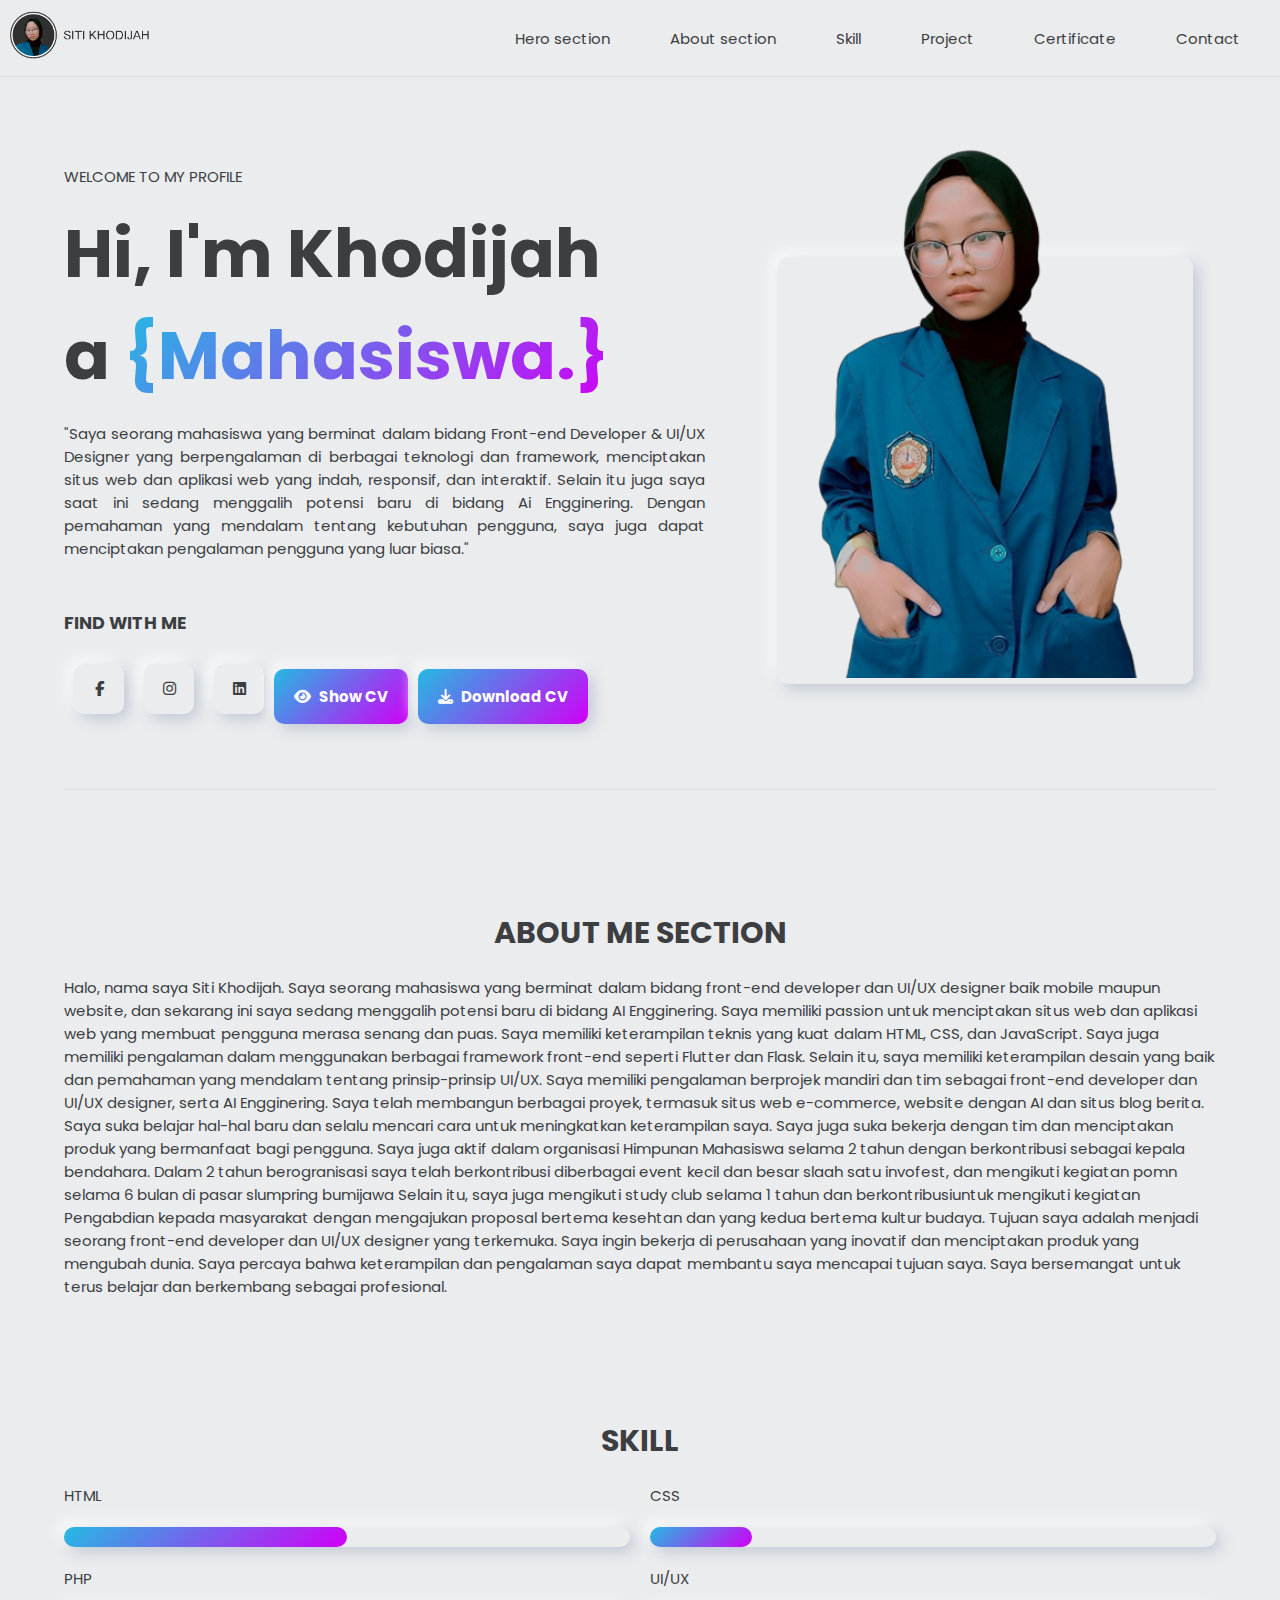
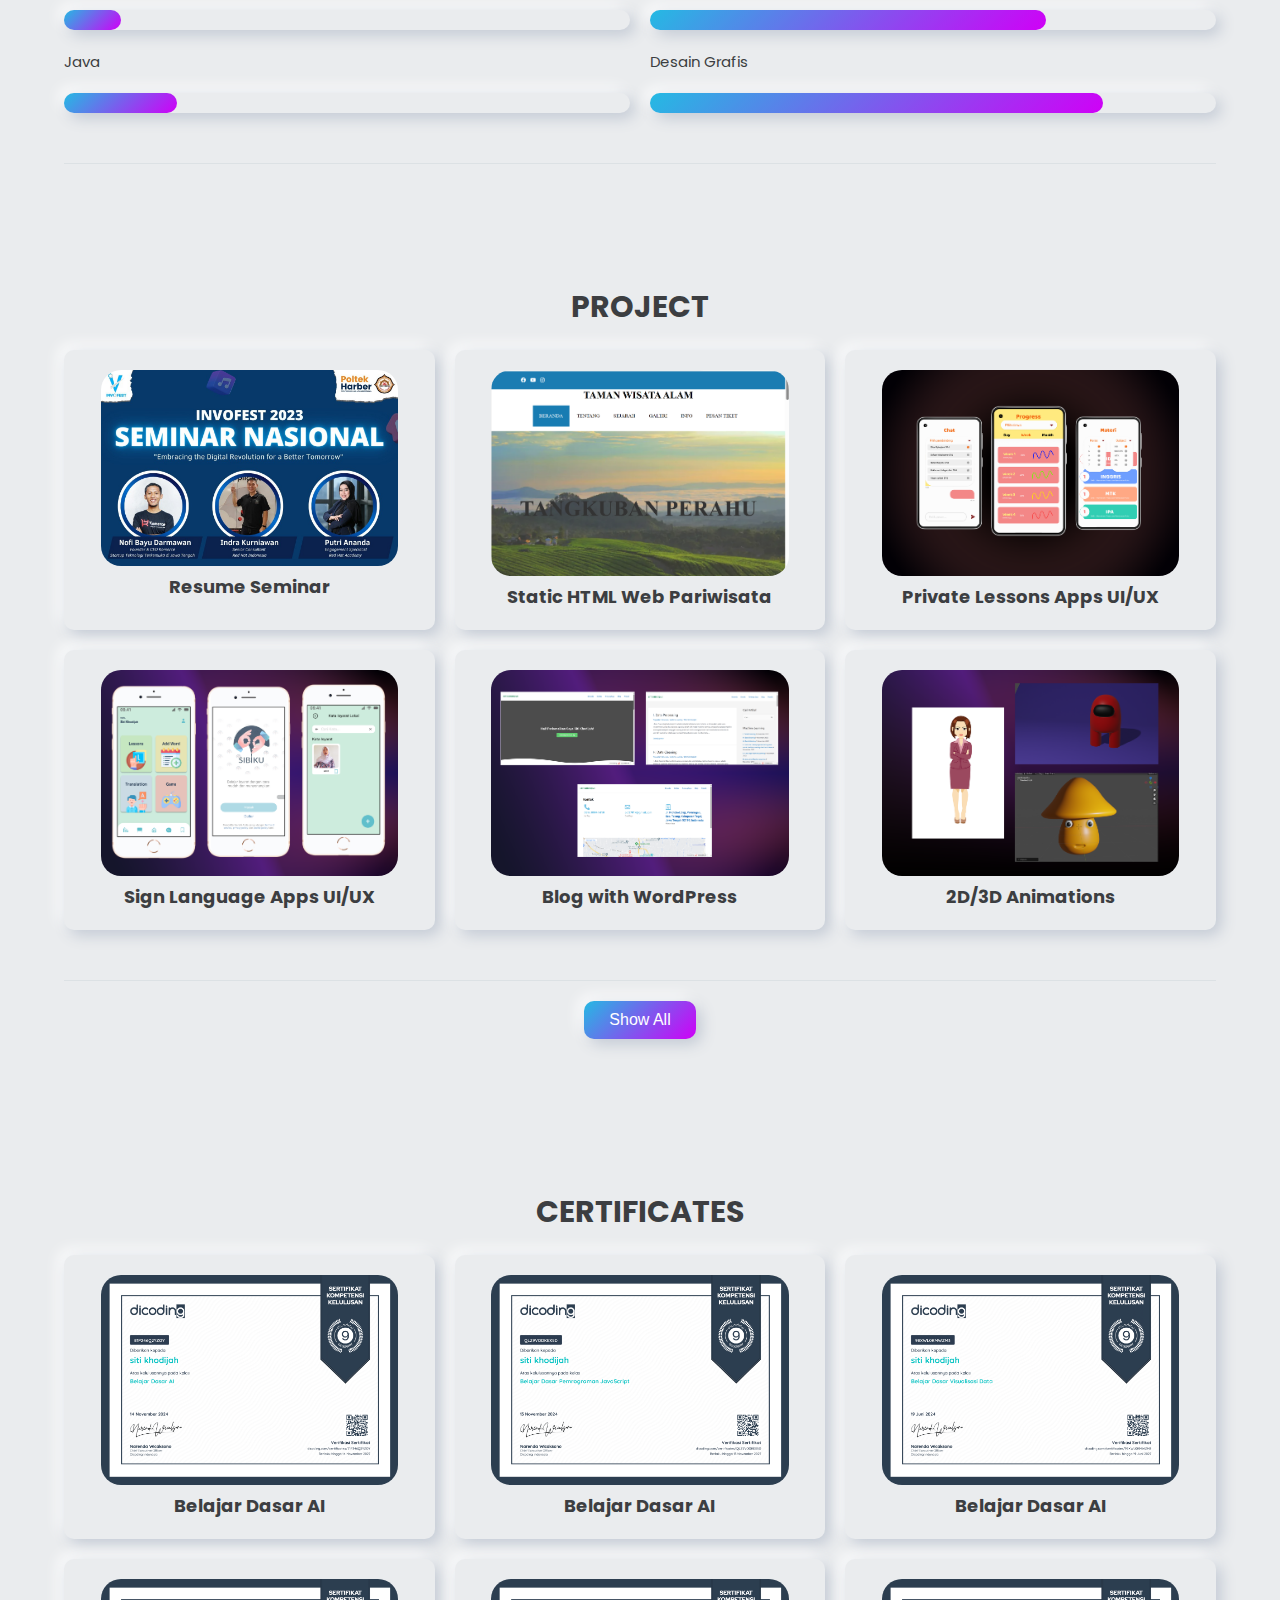
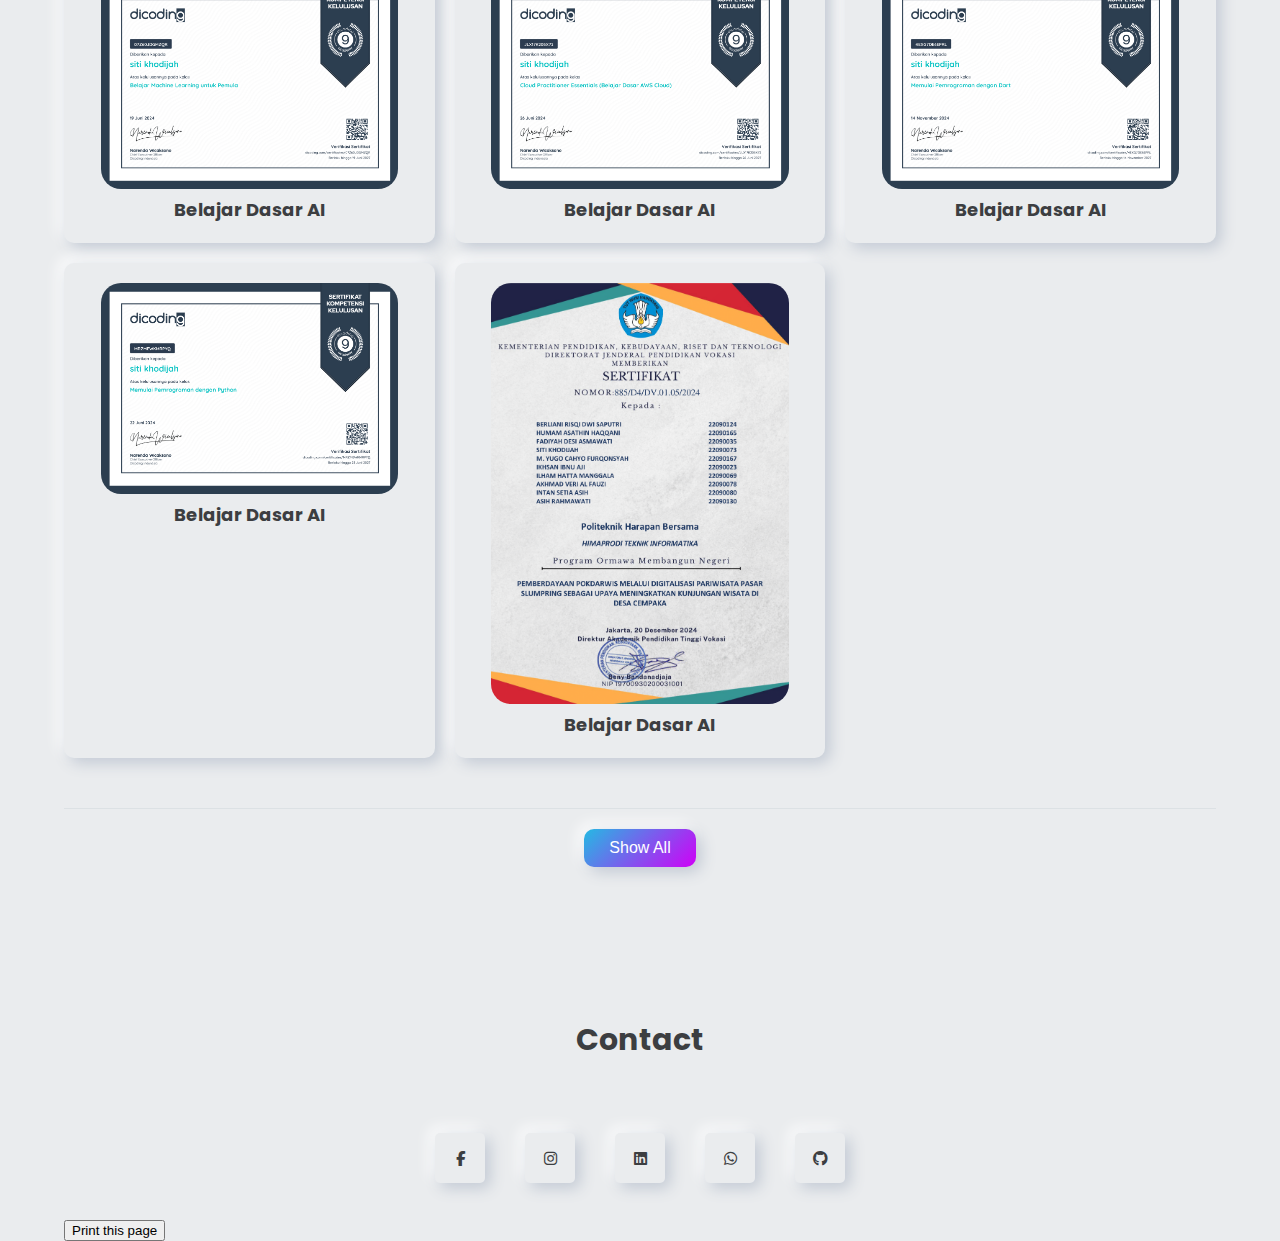
<file: index.html>
<!DOCTYPE html>
<html lang="en">
<head>
    <meta charset="UTF-8">
    <meta http-equiv="X-UA-Compatible" content="IE=edge">
    <meta name="viewport" content="width=device-width, initial-scale=1.0">
    <title>personal web</title>
    <link rel="stylesheet" href="style.css">
    <link rel="stylesheet" href="https://cdnjs.cloudflare.com/ajax/libs/font-awesome/6.3.0/css/all.min.css">
</head>
<body>

    <header>
        <div class="logo">
          <img src="L.png" />
        </div>
        <div class="navDiv">
          <span class="openNavbar">
            <i class="fa-solid fa-bars"></i>
          </span>
        </div>
        <ul class="nav active">
          <span class="closeNavbar">
            <i class="fa-solid fa-xmark"></i>
          </span>
          <li><a href="#home">Hero section</a></li>
          <li><a href="#about section">About section</a></li>
          <li><a href="#skill">Skill</a></li>
          <li><a href="#project">Project</a></li>
          <li><a href="#certificate">Certificate</a></li>
          <li><a href="#contact">Contact</a></li>
        </ul>
      </header>
    

    <div class="container">
        <div class="banner" id="home">
            <div class="content">
                <p>WELCOME TO MY PROFILE</p>
                <h1>
                    Hi, I'm Khodijah  <br/>
                    a <div class="gradientText">
                        <div class="job" data-job1="{Mahasiswa.}" data-job2="{inovatif.}"></div>
                    </div>
                </h1>
                <p>
                    "Saya seorang mahasiswa yang berminat dalam bidang Front-end Developer & UI/UX Designer yang berpengalaman di berbagai teknologi dan framework, 
                    menciptakan situs web dan aplikasi web yang indah, responsif, dan interaktif. Selain itu juga saya saat ini sedang menggalih potensi baru di bidang Ai Engginering.
                    Dengan pemahaman yang mendalam tentang kebutuhan pengguna, saya juga dapat menciptakan pengalaman pengguna yang luar biasa."
                </p>
                <div class="find">
                    <h3>FIND WITH ME</h3>
                    <ul>
                        <li><a href="https://www.facebook.com/profile.php?id=100029217166516&mibextid=2JQ9oc"><i class="fa-brands fa-facebook-f"></i></a></li>
                        <li><a href="https://instagram.com/cc_ffft?igshid=NTc4MTIwNjQ2YQ=="><i class="fa-brands fa-instagram"></i></a></li>
                        <li><a href="https://www.linkedin.com/in/siti-khodijah-9356b5255?utm_source=share&utm_campaign=share_via&utm_content=profile&utm_medium=android_app"><i class="fa-brands fa-linkedin"></i></a></li>
                        <div class="cv-buttons">
                            <a href="CV.pdf" target="_blank" class="btn-cv show"><i class="fa-solid fa-eye"></i> Show CV</a>
                            <a href="CV.pdf" download class="btn-cv download"><i class="fa-solid fa-download"></i> Download CV</a>
                        </div>
                    </ul>
                </div>
            </div>
            <div class="avatar">
                <img src="home.png" style="height: 960;" alt="" >
            </div>
        </div>
        <div id="about section">
            <h1 class="title">ABOUT ME SECTION</h1>
                <p>
                    Halo, nama saya Siti Khodijah. Saya seorang mahasiswa yang berminat dalam bidang front-end developer dan UI/UX designer baik mobile maupun website, dan sekarang ini saya sedang menggalih potensi baru di bidang AI Engginering.
                    Saya memiliki passion untuk menciptakan situs web dan aplikasi web yang membuat pengguna merasa senang dan puas.
                    Saya memiliki keterampilan teknis yang kuat dalam HTML, CSS, dan JavaScript. 
                    Saya juga memiliki pengalaman dalam menggunakan berbagai framework front-end seperti Flutter dan Flask. 
                    Selain itu, saya memiliki keterampilan desain yang baik dan pemahaman yang mendalam tentang prinsip-prinsip UI/UX.
                    Saya memiliki pengalaman berprojek mandiri dan tim sebagai front-end developer dan UI/UX designer, serta AI Engginering. 
                    Saya telah membangun berbagai proyek, termasuk situs web e-commerce, website dengan AI dan situs blog berita.
                    Saya suka belajar hal-hal baru dan selalu mencari cara untuk meningkatkan keterampilan saya. 
                    Saya juga suka bekerja dengan tim dan menciptakan produk yang bermanfaat bagi pengguna.
                    Saya juga aktif dalam organisasi Himpunan Mahasiswa selama 2 tahun dengan berkontribusi sebagai kepala bendahara.
                    Dalam 2 tahun berogranisasi saya telah berkontribusi diberbagai event kecil dan besar slaah satu invofest, dan mengikuti kegiatan pomn selama 6 bulan di pasar slumpring bumijawa
                    Selain itu, saya juga mengikuti study club selama 1 tahun dan berkontribusiuntuk mengikuti kegiatan Pengabdian kepada masyarakat dengan mengajukan proposal bertema kesehtan dan yang kedua bertema kultur budaya.
                    Tujuan saya adalah menjadi seorang front-end developer dan UI/UX designer yang terkemuka. Saya ingin bekerja di perusahaan yang inovatif dan menciptakan produk yang mengubah dunia.
                    Saya percaya bahwa keterampilan dan pengalaman saya dapat membantu saya mencapai tujuan saya. Saya bersemangat untuk terus belajar dan berkembang sebagai profesional.
                </p>

       <div id="skill">
        <h1 class="title">SKILL</h1>
        <div class="listSkill">
            <div class="item">
                <div class="name">HTML</div>
                <div class="evaluate" style="--point:50%"></div>
            </div>
            <div class="item">
                <div class="name">CSS</div>
                <div class="evaluate" style="--point:18%"></div>
            </div>
            <div class="item">
                <div class="name">PHP</div>
                <div class="evaluate" style="--point:10%"></div>
            </div>
            <div class="item">
                <div class="name">UI/UX</div>
                <div class="evaluate" style="--point:70%"></div>
            </div>
            <div class="item">
                <div class="name">Java</div>
                <div class="evaluate" style="--point:20%"></div>
            </div>
            <div class="item">
                <div class="name">Desain Grafis</div>
                <div class="evaluate" style="--point:80%"></div>
            </div>
        </div>
       </div>
       <!-- Tambahkan setelah listProject di Project Section -->
<div id="project">
  <h1 class="title">PROJECT</h1>
  <div class="listProject" id="projectList">
    <div class="item"><img src="seminar.jpeg" alt=""><div class="name"><a href="resume.html" target="_blank">Resume Seminar</a></div></div>
    <div class="item"><img src="1 (2).png" alt=""><div class="name"><a href="https://github.com/Sitikhodijahhh/UTS-WEB-PARIWISATA" target="_blank">Static HTML Web Pariwisata</a></div></div>
    <div class="item"><img src="web1.png" alt=""><div class="name"><a href="https://www.figma.com/file/BYUDTmyxwgTh2mo3wbUMGE/Untitled" target="_blank">Private Lessons Apps UI/UX</a></div></div>
    <div class="item"><img src="web2.png" alt=""><div class="name"><a href="https://www.figma.com/file/AVBH5Z9zmnebvaefPFw7co/UTS-IMK" target="_blank">Sign Language Apps UI/UX</a></div></div>
    <div class="item"><img src="web3.png" alt=""><div class="name"><a href="https://sitikhodijah-ti-poltektegal.000webhostapp.com/tentang-saya/" target="_blank">Blog with WordPress</a></div></div>
    <div class="item"><img src="web4.png" alt=""><div class="name"><a href="https://github.com/Sitikhodijahhh/BLENDER" target="_blank">2D/3D Animations</a></div></div>
    <!-- Hidden items -->
    <div class="item hidden-item"><img src="JagaJantung.png" alt=""><div class="name"><a href="https://drive.google.com/drive/folders/1dWkFir2QcqDwE3dRxmqkQxNgxtiL3ODJ?usp=drive_link" target="_blank">Project Jaga Jantung with AI Recep</a></div></div>
    <div class="item hidden-item"><img src="pkm.png" alt=""><div class="name"><a href="https://www.figma.com/design/aQqY5mjLc4leQUYK06RwGT/SPEKULT?m=auto&t=mtEvcVZyBFHNnN9z-1" target="_blank">Project PKM spikult(story culture)</a></div></div>
    <div class="item hidden-item"><img src="AI SchoolSafe.png" alt=""><div class="name"><a href="https://drive.google.com/drive/folders/17LFzXeR4UOZePjJig2PvsL3Cb14Vis15" target="_blank">Project Capst AI SchoolSafe</a></div></div>
  </div>
  <div class="btn-wrapper">
    <button class="show-more-btn" onclick="showMore('projectList', this)">Show All</button>
  </div>
</div>

<!-- Tambahkan Certificate Section baru -->
<div id="certificate">
  <h1 class="title">CERTIFICATES</h1>
  <div class="listProject" id="certificateList">
    <div class="item">
        <a href="sertifikat_Belajar Dasar AI.pdf" target="_blank">
            <img src="sertifikat_Belajar Dasar AI-1.png" alt="Preview PDF">
            <div class="name">Belajar Dasar AI</div>
        </a>
        </div>
    <div class="item">
        <a href="sertifikat_Belajar Dasar AI.pdf" target="_blank">
            <img src="sertifikat_Belajar Dasar Pemrograman JavaScript-1.png" alt="Preview PDF">
            <div class="name">Belajar Dasar AI</div>
        </a>
        </div>
    <div class="item">
        <a href="sertifikat_Belajar Dasar AI.pdf" target="_blank">
            <img src="sertifikat_Belajar Dasar Visualisasi Data-1.png" alt="Preview PDF">
            <div class="name">Belajar Dasar AI</div>
        </a>
        </div>
    <div class="item">
        <a href="sertifikat_Belajar Dasar AI.pdf" target="_blank">
            <img src="sertifikat_Belajar Machine Learning untuk Pemulapdf-1.png" alt="Preview PDF">
            <div class="name">Belajar Dasar AI</div>
        </a>
        </div> 
    <div class="item">
        <a href="sertifikat_Belajar Dasar AI.pdf" target="_blank">
            <img src="sertifikat_Cloud Practitioner Essentials (Belajar Dasar AWS Cloud)-1.png" alt="Preview PDF">
            <div class="name">Belajar Dasar AI</div>
        </a>
        </div> 
    <div class="item">
        <a href="sertifikat_Belajar Dasar AI.pdf" target="_blank">
            <img src="sertifikat_Memulai Pemrograman dengan Dart-1.png" alt="Preview PDF">
            <div class="name">Belajar Dasar AI</div>
        </a>
        </div>    
    <div class="item">
        <a href="sertifikat_Belajar Dasar AI.pdf" target="_blank">
            <img src="sertifikat_Memulai Pemrograman dengan Python-1.png" alt="Preview PDF">
            <div class="name">Belajar Dasar AI</div>
        </a>
        </div>
    <div class="item">
        <a href="sertifikat_Belajar Dasar AI.pdf" target="_blank">
            <img src="pomn-1.png" alt="Preview PDF">
            <div class="name">Belajar Dasar AI</div>
        </a>
        </div> 
    <div class="item hidden-item"><img src="AI Basic Overview of AI (CRA Training Program).png" alt="Certificate 8"><div class="name">Back-End Fundamentals</div></div>
    <div class="item hidden-item"><img src="AI Basics Overview of AI.png" alt="Certificate 8"><div class="name">Back-End Fundamentals</div></div>
    <div class="item hidden-item"><img src="Artificial Intelligence Technology and Application.png" alt="Certificate 8"><div class="name">Back-End Fundamentals</div></div>
    <div class="item hidden-item"><img src="Computer Network Course.png" alt="Certificate 8"><div class="name">Back-End Fundamentals</div></div>
    <div class="item hidden-item"><img src="Computer Networks(CRA Training Program).png" alt="Certificate 8"><div class="name">Back-End Fundamentals</div></div>
    <div class="item hidden-item"><img src="HCIA-Datacom V1.0 Course.png" alt="Certificate 8"><div class="name">Back-End Fundamentals</div></div>
    <div class="item hidden-item"><img src="Python Programming Basic.png" alt="Certificate 8"><div class="name">Back-End Fundamentals</div></div>
    
  </div>
  <div class="btn-wrapper">
    <button class="show-more-btn" onclick="showMore('certificateList', this)">Show All</button>
  </div>
</div>

       <div id="contact">
        <h1 class="title">Contact</h1>
        <ul class="contact">
            <li><a href="https://www.facebook.com/profile.php?id=100029217166516&mibextid=2JQ9oc"><i class="fa-brands fa-facebook-f"></i></a></li>
            <li><a href="https://instagram.com/cc_ffft?igshid=NTc4MTIwNjQ2YQ=="><i class="fa-brands fa-instagram"></i></a></li>
            <li><a href="https://www.linkedin.com/in/siti-khodijah-9356b5255?utm_source=share&utm_campaign=share_via&utm_content=profile&utm_medium=android_app"><i class="fa-brands fa-linkedin"></i></a></li>
            <li><a href="https://wa.me/6289609949410"><i class="fa-brands fa-whatsapp"></i></a></li>
            <li><a href="https://github.com/Sitikhodijahhh/"><i class="fa-brands fa-github"></i></a></li>
        </ul>
       </div>
    </div>

    <script src="./javascript.js"></script>
    <script>
        function printPage() {
          window.print();
        }
        </script>
    <input type="button" value="Print this page" onclick="printPage()" />
<div id="contact">
    <div class="navigasi">
        <div class="footer">
            <div class="footer-section">
    
</body>
</html>
</file>
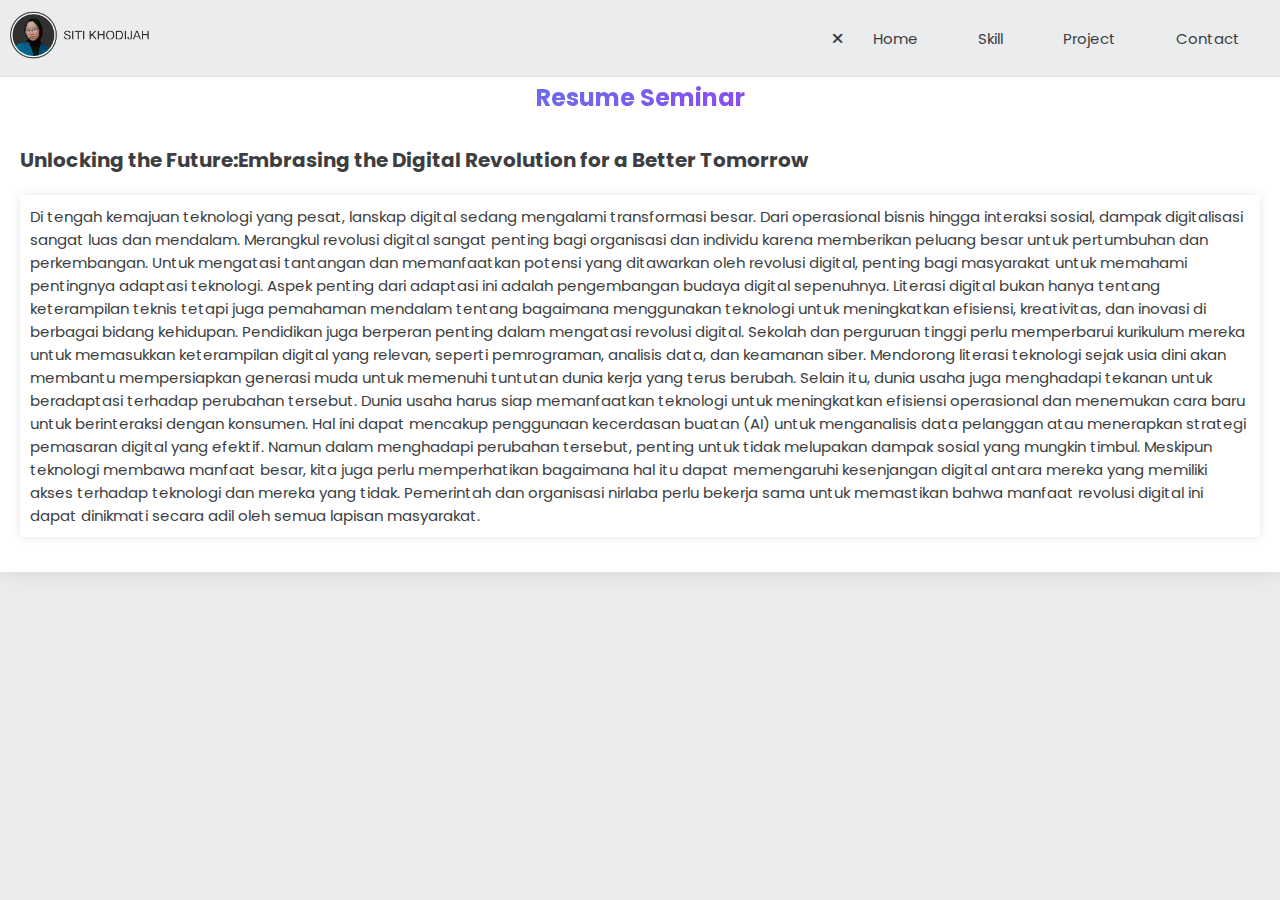
<file: Resume.html>
<!DOCTYPE html>
<html lang="en">
<head>
    <meta charset="UTF-8">
    <meta http-equiv="X-UA-Compatible" content="IE=edge">
    <meta name="viewport" content="width=device-width, initial-scale=1.0">
    <title>Document</title>
    <link rel="stylesheet" href="style.css">
    <link rel="stylesheet" href="https://cdnjs.cloudflare.com/ajax/libs/font-awesome/6.3.0/css/all.min.css">
    <style>
        /* CSS Anda di sini */
        #resume {
            background-color: #fff;
            box-shadow: 0 0 20px rgba(0, 0, 0, 0.1);
            padding: 20px;
        }

        .resume-title {
            font-size: 24px;
            text-align: center;
            background: linear-gradient(-45deg, #D000F7, #24BAE3);
            -webkit-background-clip: text;
            -webkit-text-fill-color: transparent;
            padding: 10px 0;
            margin: 0;
        }

        .resume-section {
            margin-top: 20px;
        }

        .resume-subtitle {
            font-size: 20px;
        }

        .resume-paragraph {
            margin: 10px 0;
            box-shadow: 0 0 10px rgba(0, 0, 0, 0.1);
            padding: 10px;
            
        }
        .resume-title {
    margin-top: 50px; /* Atur sesuai kebutuhan Anda */
}

    </style>
</head>
<body>

    <header>
        <div class="logo">
            <img src="L.png">
        </div>
       <div class="navDiv">
        <label for="menu">
            <i class="fa-solid fa-bars"></i>
        </label>
       </div>
        <input type="checkbox" id="menu">
        <ul class="nav">
            
            <label for="menu">
                <i class="fa-solid fa-xmark"></i>
            </label>
            <li><a href="index.html">Home</a></li>
            <li><a href="index.html">Skill</a></li>
            <li><a href="index.html">Project</a></li>
            <li><a href="index.html">Contact</a></li>
        </ul>
    </header> 
    <!-- Bagian "Resume" -->
    <div id="resume">
        <h2 class="resume-title">Resume Seminar</h2>
        <div class="resume-section">
            <h3 class="resume-subtitle">Unlocking the Future:Embrasing the Digital Revolution for a Better Tomorrow</h3>
            <p class="resume-paragraph">
                Di tengah kemajuan teknologi yang pesat, lanskap digital sedang mengalami transformasi besar. Dari operasional bisnis hingga interaksi sosial, dampak digitalisasi sangat luas dan mendalam. Merangkul revolusi digital sangat penting bagi organisasi dan individu karena memberikan peluang besar untuk pertumbuhan dan perkembangan.

                Untuk mengatasi tantangan dan memanfaatkan potensi yang ditawarkan oleh revolusi digital, penting bagi masyarakat untuk memahami pentingnya adaptasi teknologi. Aspek penting dari adaptasi ini adalah pengembangan budaya digital sepenuhnya. Literasi digital bukan hanya tentang keterampilan teknis tetapi juga pemahaman mendalam tentang bagaimana menggunakan teknologi untuk meningkatkan efisiensi, kreativitas, dan inovasi di berbagai bidang kehidupan.

                Pendidikan juga berperan penting dalam mengatasi revolusi digital. Sekolah dan perguruan tinggi perlu memperbarui kurikulum mereka untuk memasukkan keterampilan digital yang relevan, seperti pemrograman, analisis data, dan keamanan siber. Mendorong literasi teknologi sejak usia dini akan membantu mempersiapkan generasi muda untuk memenuhi tuntutan dunia kerja yang terus berubah. Selain itu, dunia usaha juga menghadapi tekanan untuk beradaptasi terhadap perubahan tersebut.

                Dunia usaha harus siap memanfaatkan teknologi untuk meningkatkan efisiensi operasional dan menemukan cara baru untuk berinteraksi dengan konsumen. Hal ini dapat mencakup penggunaan kecerdasan buatan (AI) untuk menganalisis data pelanggan atau menerapkan strategi pemasaran digital yang efektif. Namun dalam menghadapi perubahan tersebut, penting untuk tidak melupakan dampak sosial yang mungkin timbul. Meskipun teknologi membawa manfaat besar, kita juga perlu memperhatikan bagaimana hal itu dapat memengaruhi kesenjangan digital antara mereka yang memiliki akses terhadap teknologi dan mereka yang tidak. Pemerintah dan organisasi nirlaba perlu bekerja sama untuk memastikan bahwa manfaat revolusi digital ini dapat dinikmati secara adil oleh semua lapisan masyarakat.
            </p>
        </div>

            </p>
        </div>
    </div>
    
</body>
</html>
</file>
<file: style.css>
@import url("https://fonts.googleapis.com/css2?family=Poppins:wght@200;300;400;500;600&display=swap");

html {
  scroll-behavior: smooth;
}

:root {
  --light: #eaecee;
  --color-text: #3c3e41;
  --box-shadow: 5px 5px 15px #c1c8d3, -5px -5px 15px #ffffff;
  --gradient-bg: linear-gradient(-45deg, #d000f7, #24bae3);
}

a {
  color: #3c3e41;
  text-decoration: none;
}

body {
  margin: 0;
  background-color: var(--light);
  color: var(--color-text);
  font-family: "Poppins", sans-serif;
  font-size: 15px;
}

header {
  position: fixed;
  top: 0;
  width: calc(100% - 20px);
  padding: 10px;
  border-bottom: 1px solid #dce1e4;
  display: grid;
  grid-template-columns: 30% 70%;
  background-color: var(--light);
  z-index: 1;
}

header .logo img {
  height: 50px;
}

header ul {
  margin: 0;
  list-style: none;
  display: flex;
  height: 100%;
  justify-content: end;
  align-items: center;
}

header ul li {
  padding: 0 30px;
}

.container {
  width: 1200px;
  max-width: 90%;
  margin: auto;
}

.banner {
  margin-top: 150px;
  display: grid;
  grid-template-columns: 60% 40%;
  border-bottom: 1px solid #dce1e4;
  padding-bottom: 50px;
}

.banner .content {
  text-align: justify;
  padding-right: 50px;
}

.banner .content h1 {
  font-size: 4.5em;
  margin: 0;
}

.gradientText {
  display: inline-block;
  background: var(--gradient-bg);
  -webkit-background-clip: text;
  -webkit-text-fill-color: transparent;
}

.job {
  display: inline-block;
}

.job::before {
  content: attr(data-job1);
  overflow: hidden;
  display: inline-flex;
  animation: effectText 1s linear infinite alternate, changeText 4s linear infinite;
}

@keyframes effectText {
  from {
    max-width: 0;
  }
  to {
    max-width: 500px;
  }
}

@keyframes changeText {
  from {
    content: attr(data-job1);
  }
  to {
    content: attr(data-job2);
  }
}

.find {
  margin-top: 50px;
}

.find ul {
  padding: 0;
  list-style: none;
  display: flex;
}

.find ul li {
  width: 50px;
  height: 50px;
  box-shadow: var(--box-shadow);
  margin: 10px;
  border-radius: 10px;
  display: flex;
  justify-content: center;
  align-items: center;
  cursor: pointer;
  transition: 0.5s;
}

.find ul li:hover {
  color: #fff;
  background-image: var(--gradient-bg);
}

.banner .avatar {
  position: relative;
  height: max-content;
  text-align: center;
}

.banner .avatar::before {
  position: absolute;
  width: 90%;
  height: 80%;
  content: "";
  z-index: -1;
  bottom: 0;
  border-radius: 10px;
  box-shadow: var(--box-shadow);
}

.banner img {
  width: 90%;
}

header .navDiv,
header .nav span,
header input {
  display: none;
}

.title {
  text-align: center;
  padding-top: 100px;
}

.listSkill {
  display: grid;
  grid-template-columns: repeat(2, 1fr);
  gap: 20px 20px;
  border-bottom: 1px solid #dce1e4;
  padding-bottom: 50px;
}

.listSkill .evaluate {
  width: 100%;
  height: 20px;
  box-shadow: var(--box-shadow);
  border-radius: 10px;
  margin-top: 20px;
  position: relative;
}

.listSkill .evaluate::before {
  position: absolute;
  height: 100%;
  width: var(--point);
  background-image: var(--gradient-bg);
  content: "";
  border-radius: 10px;
}

.listProject {
  display: grid;
  grid-template-columns: repeat(3, 1fr);
  gap: 20px;
  border-bottom: 1px solid #dce1e4;
  padding-bottom: 50px;
}

.listProject .item {
  text-align: center;
  box-shadow: var(--box-shadow);
  padding: 20px;
  border-radius: 10px;
  font-weight: bold;
  font-size: large;
}

.listProject .item img {
  width: 90%;
  border-radius: 20px;
}

.contact {
  padding: 0;
  list-style: none;
  display: flex;
  justify-content: center;
  align-items: center;
  margin-top: 50px;
}

.contact li {
  width: 50px;
  height: 50px;
  margin: 20px;
  box-shadow: var(--box-shadow);
  display: flex;
  justify-content: center;
  align-items: center;
  border-radius: 5px;
  transition: 0.5s;
}

.contact li:hover {
  background-image: var(--gradient-bg);
  color: #fff;
}

/* Show More Button & Hidden Items */
.hidden-item {
  display: none;
}

.btn-wrapper {
  text-align: center;
  margin: 20px 0 50px 0;
}

.show-more-btn {
  padding: 10px 25px;
  font-size: 16px;
  background-image: var(--gradient-bg);
  color: white;
  border: none;
  border-radius: 10px;
  cursor: pointer;
  box-shadow: var(--box-shadow);
  transition: 0.3s;
}

.show-more-btn:hover {
  opacity: 0.8;
}

/* Responsive Design */
@media only screen and (max-width: 1024px) {
  .banner {
    grid-template-columns: 40% 60%;
  }

  .banner .content h1 {
    font-size: 2em;
  }

  .listProject {
    grid-template-columns: repeat(2, 1fr);
  }
}

@media screen and (max-width: 767px) {
  .banner {
    grid-template-columns: 1fr;
  }

  .banner .content h1 {
    font-size: 1.2em;
  }

  .banner .avatar {
    grid-row-start: 1;
  }

  header .navDiv {
    display: flex;
    justify-content: end;
  }

  header span {
    width: 50px;
    height: 50px;
    display: flex;
    justify-content: center;
    align-items: center;
    color: red;
    box-shadow: var(--box-shadow);
    border-radius: 50%;
    cursor: pointer;
  }

  header .nav {
    position: fixed;
    background-color: #f0f3f5;
    z-index: 1;
    width: 70%;
    height: 100vh;
    left: 0;
    top: 0;
    display: grid;
    grid-template-columns: 1fr;
    grid-template-rows: repeat(5, 70px);
    transform: translateX(-100%);
    transition: 0.5s;
  }

  .nav.active {
    transform: translateX(0%);
  }

  header .nav span {
    width: 50px;
    height: 50px;
    box-shadow: var(--box-shadow);
    display: flex;
    justify-content: center;
    align-items: center;
    border-radius: 50%;
    color: red;
  }

  .banner .content {
    padding-right: 0px;
  }

  .listSkill {
    grid-template-columns: 1fr;
  }

  .listProject {
    grid-template-columns: 1fr;
  }
}
.cv-buttons {
  margin-top: 15px;
  display: flex;
  gap: 10px;
  flex-wrap: wrap;
}

.btn-cv {
  padding: 10px 20px;
  background-image: var(--gradient-bg);
  color: white;
  border-radius: 10px;
  text-decoration: none;
  font-weight: bold;
  display: inline-flex;
  align-items: center;
  gap: 8px;
  box-shadow: var(--box-shadow);
  transition: 0.3s;
}

.btn-cv:hover {
  opacity: 0.8;
}
</file>
